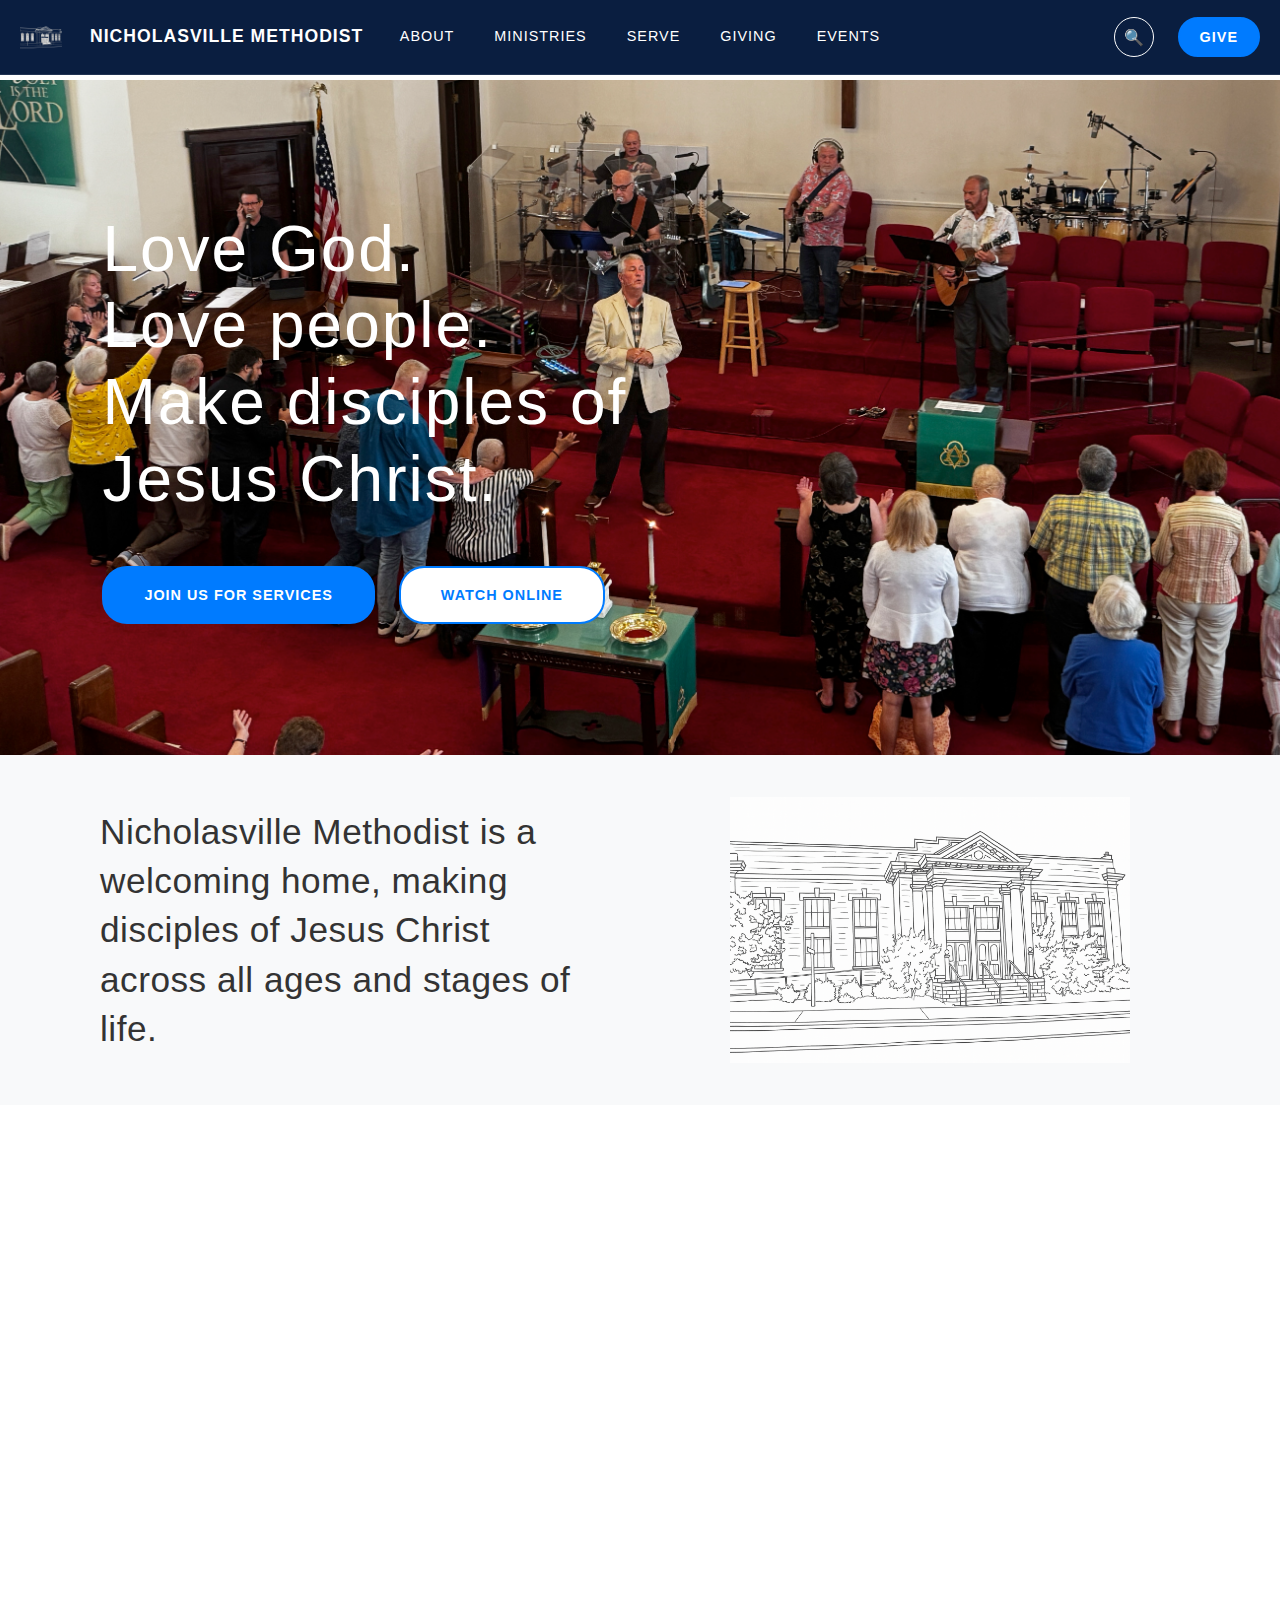
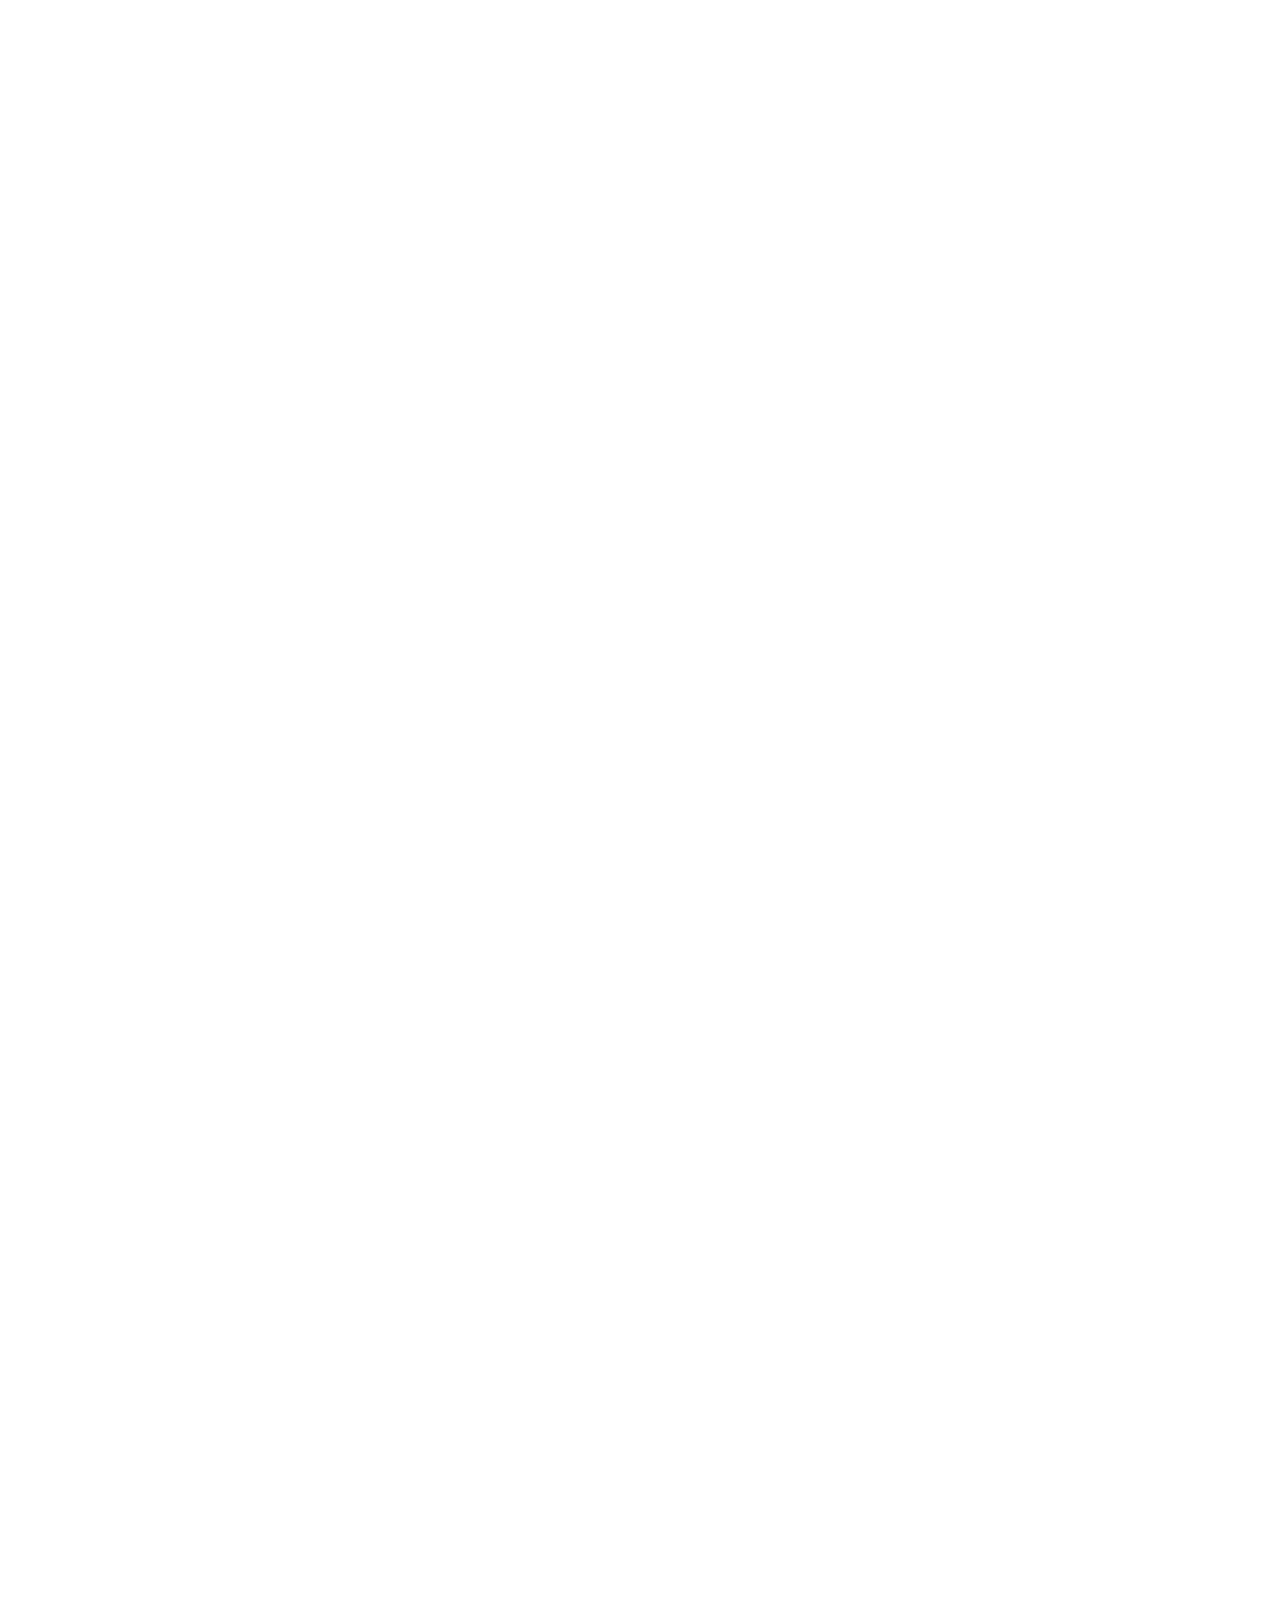
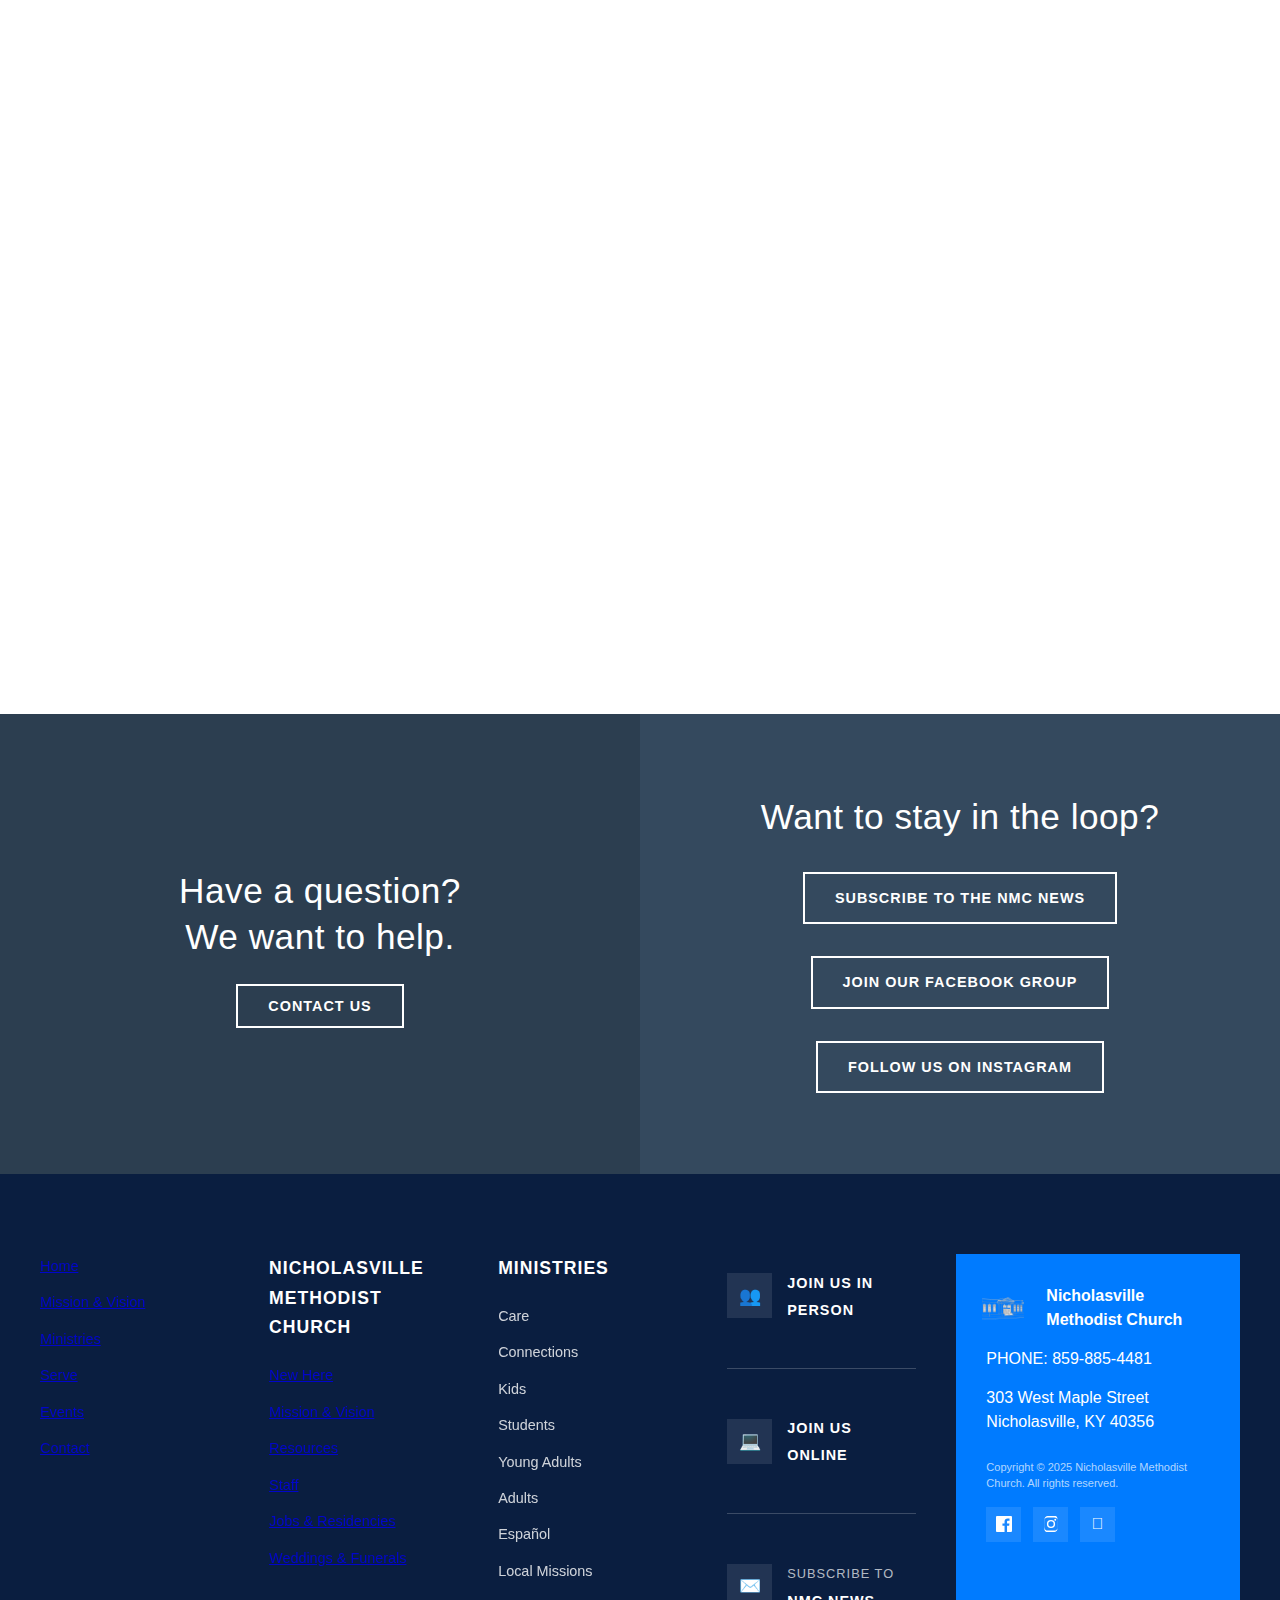
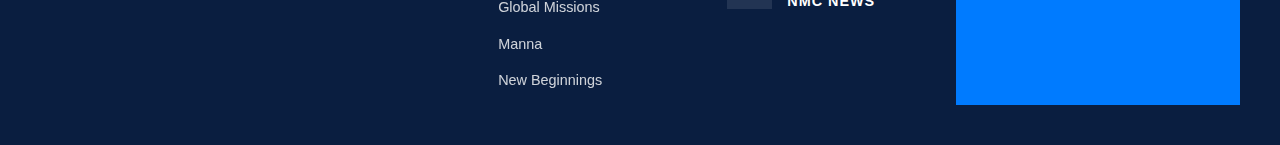
<file: index.html>
<!DOCTYPE html>
<html lang="en">

<head>
    <meta charset="UTF-8" />
    <meta name="viewport" content="width=device-width, initial-scale=1.0" />
    <title>Nicholasville Methodist Church</title>
    <link rel="stylesheet" href="css/style.css" />
</head>

<body>
    <nav class="main-nav">
        <div class="nav-inner">
            <div class="nav-logo">
                <img src="images/NMC_Transparent.png" alt="Nicholasville Methodist Church"
                    style="height:28px;vertical-align:middle;margin-right:1.25rem;" />
                Nicholasville Methodist
            </div>
            <div class="nav-links">
                <a href="#" class="nav-link" data-menu="about">About</a>
                <a href="#" class="nav-link" data-menu="ministries">Ministries</a>
                <a href="#" class="nav-link" data-menu="serve">Serve</a>
                <a href="#" class="nav-link" data-menu="giving">Giving</a>
                <a href="#" class="nav-link" data-menu="events">Events</a>
            </div>
            <div class="nav-actions">
                <button class="nav-search" aria-label="Search">&#128269;</button>
                <button class="nav-give">Give</button>
            </div>
        </div>
        <div class="nav-menu-overlay" id="navMenuOverlay">
            <div class="nav-menu-content" id="navMenuContent">
                <!-- Dynamic menu content will be injected here -->
            </div>
        </div>
    </nav>

    <header class="hero-header">
        <div class="hero-bg"></div>
        <div class="hero-overlay">
            <h1 class="hero-title">Love God.
                <br>Love people.
                <br>Make disciples of Jesus Christ.
            </h1>
            <div class="cta-buttons">
                <a href="#">Join Us For Services</a>
                <a href="https://www.youtube.com/@nmckytech" target="_blank" rel="noopener">Watch Online</a>
            </div>
        </div>
    </header>

    <!-- Welcome Banner Section -->
    <section class="welcome-banner-section content-section">
        <div class="section-container">
            <div class="welcome-banner-container">
                <div class="welcome-banner-inner">
                    <div class="welcome-banner-text">
                        <span>Nicholasville Methodist is a welcoming home, making disciples of Jesus Christ across all
                            ages and stages of life.</span>
                    </div>
                    <div class="welcome-banner-image">
                        <img src="images/NMC_Line_drawing.png" alt="Nicholasville Methodist Church Line Drawing" />
                    </div>
                </div>
            </div>
        </div>
    </section>

    <!-- Rotating Banner/Carousel Section -->
    <section class="banner-carousel content-section">
        <div class="section-container">
            <div class="swiper-container">
                <div class="swiper-wrapper">
                    <!-- Slide 1: Shows Rotation 1 & 2 -->
                    <div class="swiper-slide">
                        <div class="slide-content">
                            <div class="carousel-item">
                                <img src="images/Rotation1.jpg" alt="TVC Fall Semester" class="carousel-img" />
                            </div>
                            <div class="carousel-item">
                                <img src="images/Rotation2.jpg" alt="Loving our neighbors like Christ"
                                    class="carousel-img" />
                            </div>
                        </div>
                    </div>

                    <!-- Slide 2: Shows Rotation 3 & 4 -->
                    <div class="swiper-slide">
                        <div class="slide-content">
                            <div class="carousel-item">
                                <img src="images/Rotation3.jpg" alt="Rotation 3" class="carousel-img" />
                            </div>
                            <div class="carousel-item">
                                <img src="images/Rotation4.jpg" alt="Rotation 4" class="carousel-img" />
                            </div>
                        </div>
                    </div>
                </div>

                <!-- Navigation buttons -->
                <div class="swiper-button-prev" tabindex="0" role="button" aria-label="Previous slide"></div>
                <div class="swiper-button-next" tabindex="0" role="button" aria-label="Next slide"></div>

                <!-- Pagination dots -->
                <div class="swiper-pagination"></div>
            </div>
        </div>
    </section>

    <!-- Feature Blocks Section -->
    <section class="content-blocks content-section">
        <div class="section-container">
            <h2>Connect with us</h2>
            <div class="feature-blocks-row">
                <div class="feature-block newhere">
                    <div class="feature-content">
                        <h2>New Here?</h2>
                        <p>Learn who we are and what we believe</p>
                        <a href="#" class="feature-link">Learn More</a>
                    </div>
                </div>
                <div class="feature-block events">
                    <div class="feature-content">
                        <h2>Upcoming Events</h2>
                        <p>Explore your identity, belonging, and purpose in a group or class.</p>
                        <a href="#" class="feature-link">Browse Events</a>
                    </div>
                </div>
                <div class="feature-block serve">
                    <div class="feature-content">
                        <h2>Serve with Us</h2>
                        <p>Use your gifts to serve and disciple those around you</p>
                        <a href="#" class="feature-link">Get Involved</a>
                    </div>
                </div>
                <div class="feature-block prayer">
                    <div class="feature-content">
                        <h2>Prayer & Care</h2>
                        <p>Need prayer or support? We can help.</p>
                        <a href="#" class="feature-link">Request Prayer</a>
                    </div>
                </div>
            </div>
        </div>
    </section>

    <!-- Weekly Bulletin Section -->
    <section class="weekly-bulletin-section content-section">
        <div class="section-container">
            <div class="weekly-bulletin-container">
                <div class="weekly-bulletin-content">
                    <h2 class="weekly-bulletin-title">Weekly Bulletin</h2>
                    <div class="weekly-bulletin-desc">Key announcements and updates from NMC</div>
                </div>
                <img src="images/bulletin.png" alt="Weekly Bulletin" class="weekly-bulletin-svg" />
            </div>
        </div>
    </section>

    <!-- Sermon Section -->
    <section class="sermon content-section">
        <div class="sermon-container">
            <div class="sermon-flex">
                <section class="sermon-main">
                    <header class="sermon-header">
                        <h2 class="sermon-title">Latest Sermon</h2>
                        <a href="https://www.youtube.com/@nmckytech" target="_blank" rel="noopener"
                            class="sermon-link">View All Sermons</a>
                    </header>
                    <div class="sermon-inner-flex">
                        <div class="sermon-image-wrapper">
                            <img src="images/Pastor_Tim.jpg" alt="Latest Sermon" class="sermon-image" />
                        </div>
                        <aside class="sermon-quote">
                            <div class="sermon-quote-mark">&#10077;</div>
                            <blockquote class="sermon-quote-text">Heaven Has No Walls, Fences, or Doctrines. It Only Has
                                Blood Bought, Blood Washed, Redeemed Souls!</blockquote>
                            <footer class="sermon-quote-ref">1 Timothy 2:1-6 and John 10:7-18</footer>
                        </aside>
                    </div>
                </section>
            </div>
        </div>
    </section>

    <!-- Two-Column Content Blocks -->
    <section class="content-blocks-section">
        <div class="content-blocks-row">
            <section class="content-block content-block-left">
                <div class="content-block-inner">
                    <h2>Have a question?<br>We want to help.</h2>
                    <a href="mailto:nmckyoffice@gmail.com" class="content-block-btn">Contact Us</a>
                </div>
                <div class="content-block-overlay"></div>
            </section>
            <section class="content-block content-block-right">
                <div class="content-block-inner">
                    <h2>Want to stay in the loop?</h2>
                    <div class="content-block-links">
                        <a href="#" class="content-block-btn">Subscribe to the NMC News</a>
                        <a href="https://www.facebook.com/NichMCKY/" target="_blank" rel="noopener"
                            class="content-block-btn">Join Our Facebook Group</a>
                        <a href="https://www.instagram.com/nicholasvillemethodist/" target="_blank" rel="noopener"
                            class="content-block-btn">Follow Us On Instagram</a>
                    </div>
                </div>
                <div class="content-block-overlay"></div>
            </section>
        </div>
    </section>

    <!-- Footer -->
    <footer class="footer">
        <div class="footer-main">
            <section class="footer-col footer-col-nav">
                <ul class="footer-list">
                    <li><a href="index.html"><strong>Home</strong></a></li>
                    <li><a href="mission-and-vision.html"><strong>Mission & Vision</strong></a></li>
                    <li><a href="#"><strong>Ministries</strong></a></li>
                    <li><a href="#"><strong>Serve</strong></a></li>
                    <li><a href="#"><strong>Events</strong></a></li>
                    <li><a href="#"><strong>Contact</strong></a></li>
                </ul>
            </section>

            <section class="footer-col footer-col-info">
                <div class="footer-title">Nicholasville Methodist Church</div>
                <ul class="footer-list footer-list-info">
                    <li><a href="#">New Here</a></li>
                    <li><a href="mission-and-vision.html">Mission & Vision</a></li>
                    <li><a href="#">Resources</a></li>
                    <li><a href="#">Staff</a></li>
                    <li><a href="#">Jobs & Residencies</a></li>
                    <li><a href="#">Weddings & Funerals</a></li>
                </ul>
            </section>

            <section class="footer-col footer-col-ministry">
                <div class="footer-title">Ministries</div>
                <ul class="footer-list footer-list-ministry">
                    <li>Care</li>
                    <li>Connections</li>
                    <li>Kids</li>
                    <li>Students</li>
                    <li>Young Adults</li>
                    <li>Adults</li>
                    <li>Español</li>
                    <li>Local Missions</li>
                    <li>Global Missions</li>
                    <li>Manna</li>
                    <li>New Beginnings</li>
                </ul>
            </section>

            <section class="footer-col footer-col-join">
                <div class="footer-join-row">
                    <span class="footer-join-icon-square"><span class="footer-join-icon">👥</span></span>
                    <span class="footer-join-label"><span class="footer-join-label-bold">Join us in person</span></span>
                </div>
                <hr class="footer-hr" />
                <div class="footer-join-row">
                    <span class="footer-join-icon-square"><span class="footer-join-icon">💻</span></span>
                    <span class="footer-join-label"><span class="footer-join-label-bold">Join us online</span></span>
                </div>
                <hr class="footer-hr" />
                <div class="footer-join-row">
                    <span class="footer-join-icon-square"><span class="footer-join-icon">✉️</span></span>
                    <span class="footer-join-label">
                        <span class="footer-join-label-sub">Subscribe to</span><br>
                        <span class="footer-join-label-bold">NMC News</span>
                    </span>
                </div>
            </section>

            <section class="footer-col footer-col-contact">
                <div class="footer-contact-row">
                    <span class="footer-contact-logo"><img src="images/NMC_Transparent.png" alt="Nicholasville Methodist Church" style="height:28px;vertical-align:middle;margin-right:0.7rem;" /></span>
                    <span class="footer-contact-title">Nicholasville Methodist Church</span>
                </div>
                <div><strong>PHONE:</strong> 859-885-4481<br /></div>
                <div>303 West Maple Street<br />Nicholasville, KY 40356</div>
                <div class="footer-copyright">Copyright © 2025 Nicholasville Methodist Church. All rights reserved.
                </div>
                <div class="footer-social">
                    <a href="https://www.facebook.com/NichMCKY/" target="_blank" rel="noopener" aria-label="Facebook">
                        <svg xmlns="http://www.w3.org/2000/svg" width="24" height="24" viewBox="0 0 24 24"
                            fill="currentColor">
                            <path
                                d="M22.675 0h-21.35C.595 0 0 .592 0 1.326v21.348C0 23.408.595 24 1.326 24h11.495v-9.294H9.691v-3.622h3.13V8.413c0-3.1 1.893-4.788 4.659-4.788 1.325 0 2.463.099 2.797.143v3.24l-1.918.001c-1.504 0-1.797.715-1.797 1.763v2.313h3.587l-.467 3.622h-3.12V24h6.116C23.405 24 24 23.408 24 22.674V1.326C24 .592 23.405 0 22.675 0" />
                        </svg>
                    </a>
                    <a href="https://www.instagram.com/nicholasvillemethodist/" target="_blank" rel="noopener"
                        aria-label="Instagram">
                        <svg xmlns="http://www.w3.org/2000/svg" width="24" height="24" viewBox="0 0 24 24"
                            fill="currentColor">
                            <path
                                d="M12 2.163c3.204 0 3.584.012 4.85.07 1.366.062 2.633.334 3.608 1.308.974.974 1.246 2.242 1.308 3.608.058 1.266.07 1.646.07 4.85s-.012 3.584-.07 4.85c-.062 1.366-.334 2.633-1.308 3.608-.974.974-2.242 1.246-3.608 1.308-1.266.058-1.646.07-4.85.07s-3.584-.012-4.85-.07c-1.366-.062-2.633-.334-3.608-1.308-.974-.974-1.246-2.242-1.308-3.608C2.175 15.647 2.163 15.267 2.163 12s.012-3.584.07-4.85c.062-1.366.334-2.633 1.308-3.608.974-.974 2.242-1.246 3.608-1.308C8.416 2.175 8.796 2.163 12 2.163zm0-2.163C8.741 0 8.332.013 7.052.072 5.771.131 4.659.396 3.678 1.378c-.982.982-1.247 2.093-1.306 3.374C2.013 5.741 2 6.151 2 12c0 5.849.013 6.259.072 7.548.059 1.281.324 2.392 1.306 3.374.981.982 2.093 1.247 3.374 1.306C8.332 23.987 8.741 24 12 24s3.668-.013 4.948-.072c1.281-.059 2.392-.324 3.374-1.306.982-.982 1.247-2.093 1.306-3.374.059-1.289.072-1.699.072-7.548 0-5.849-.013-6.259-.072-7.548-.059-1.281-.324-2.392-1.306-3.374-.981-.982-2.093-1.247-3.374-1.306C15.668.013 15.259 0 12 0zm0 5.838a6.162 6.162 0 1 0 0 12.324 6.162 6.162 0 0 0 0-12.324zm0 10.162a3.999 3.999 0 1 1 0-7.998 3.999 3.999 0 0 1 0 7.998zm6.406-11.845a1.44 1.44 0 1 0 0 2.881 1.44 1.44 0 0 0 0-2.881z" />
                        </svg>
                    </a>
                    <a href="https://www.youtube.com/@nmckytech" target="_blank" rel="noopener"
                        aria-label="YouTube">&#xf16d;</a>
                </div>
            </section>
        </div>
    </footer>

    <script src="js/script.js"></script>
</body>

</html>
</file>
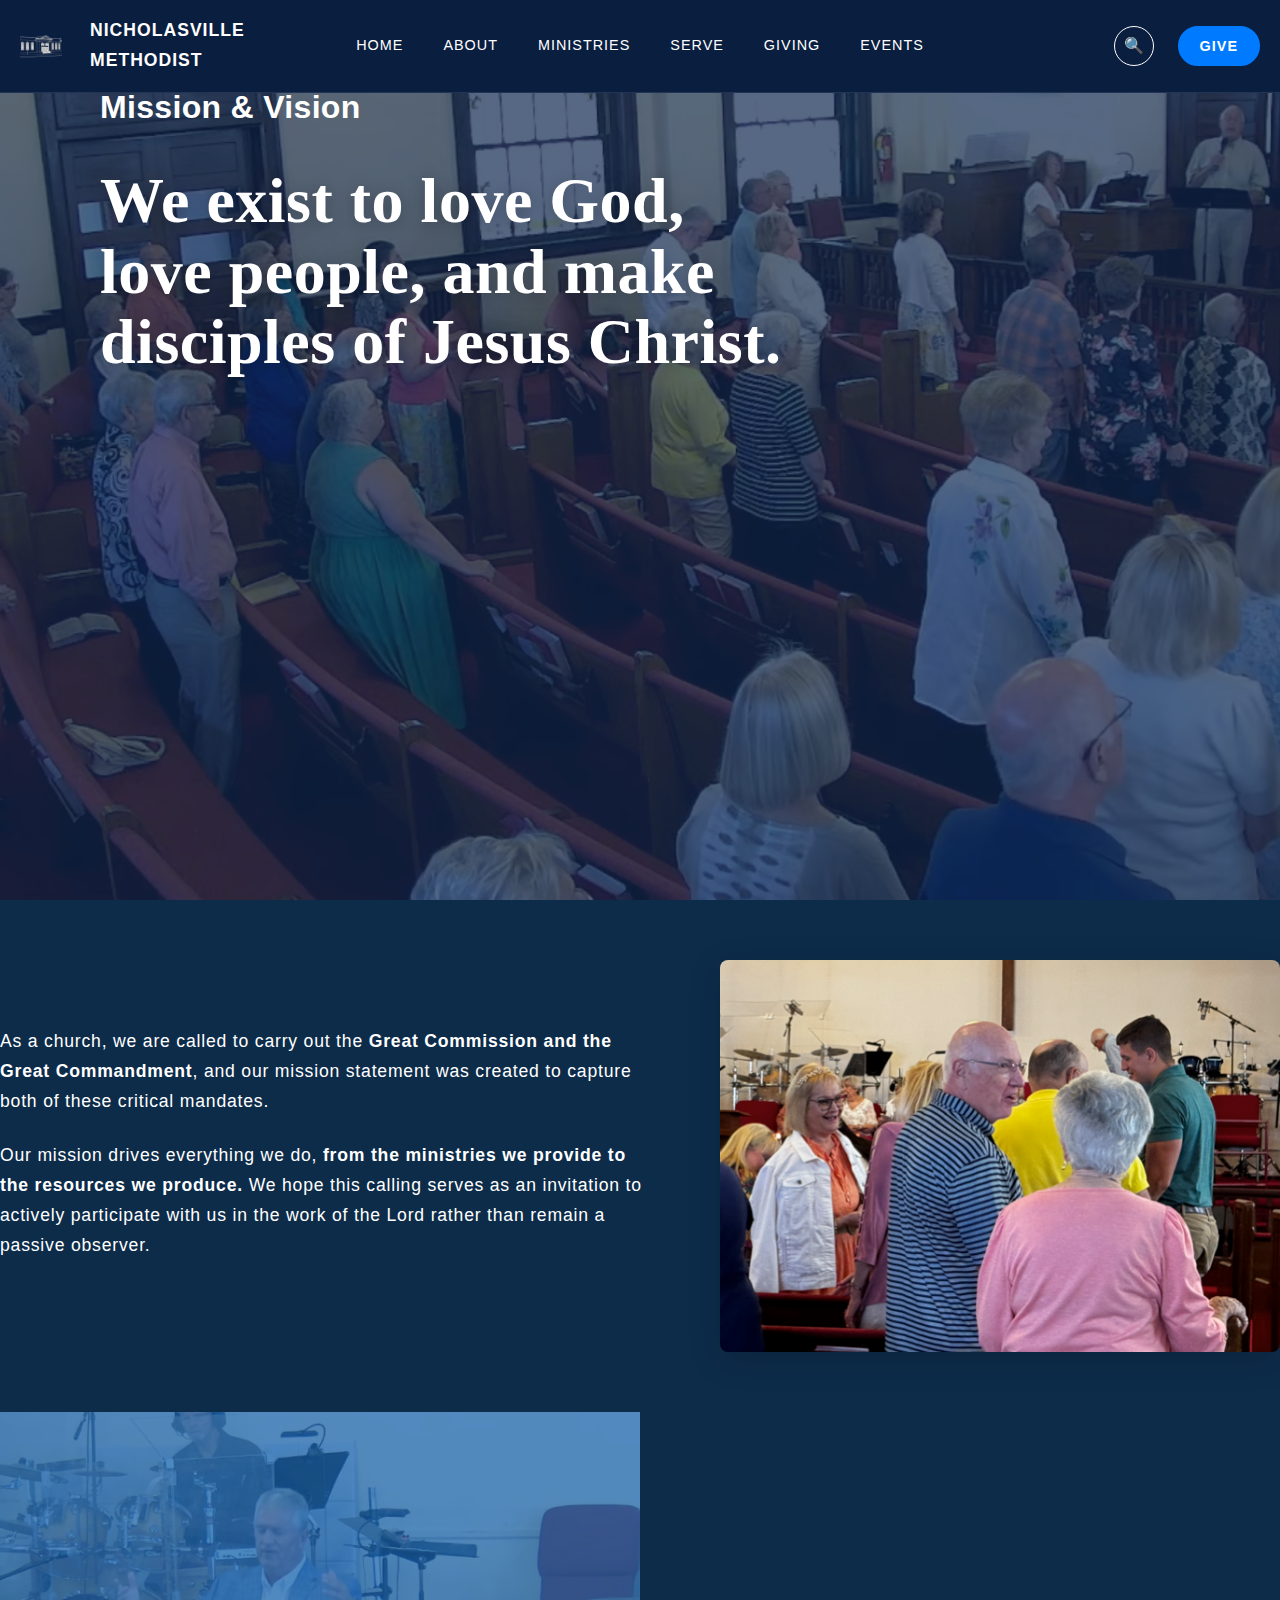
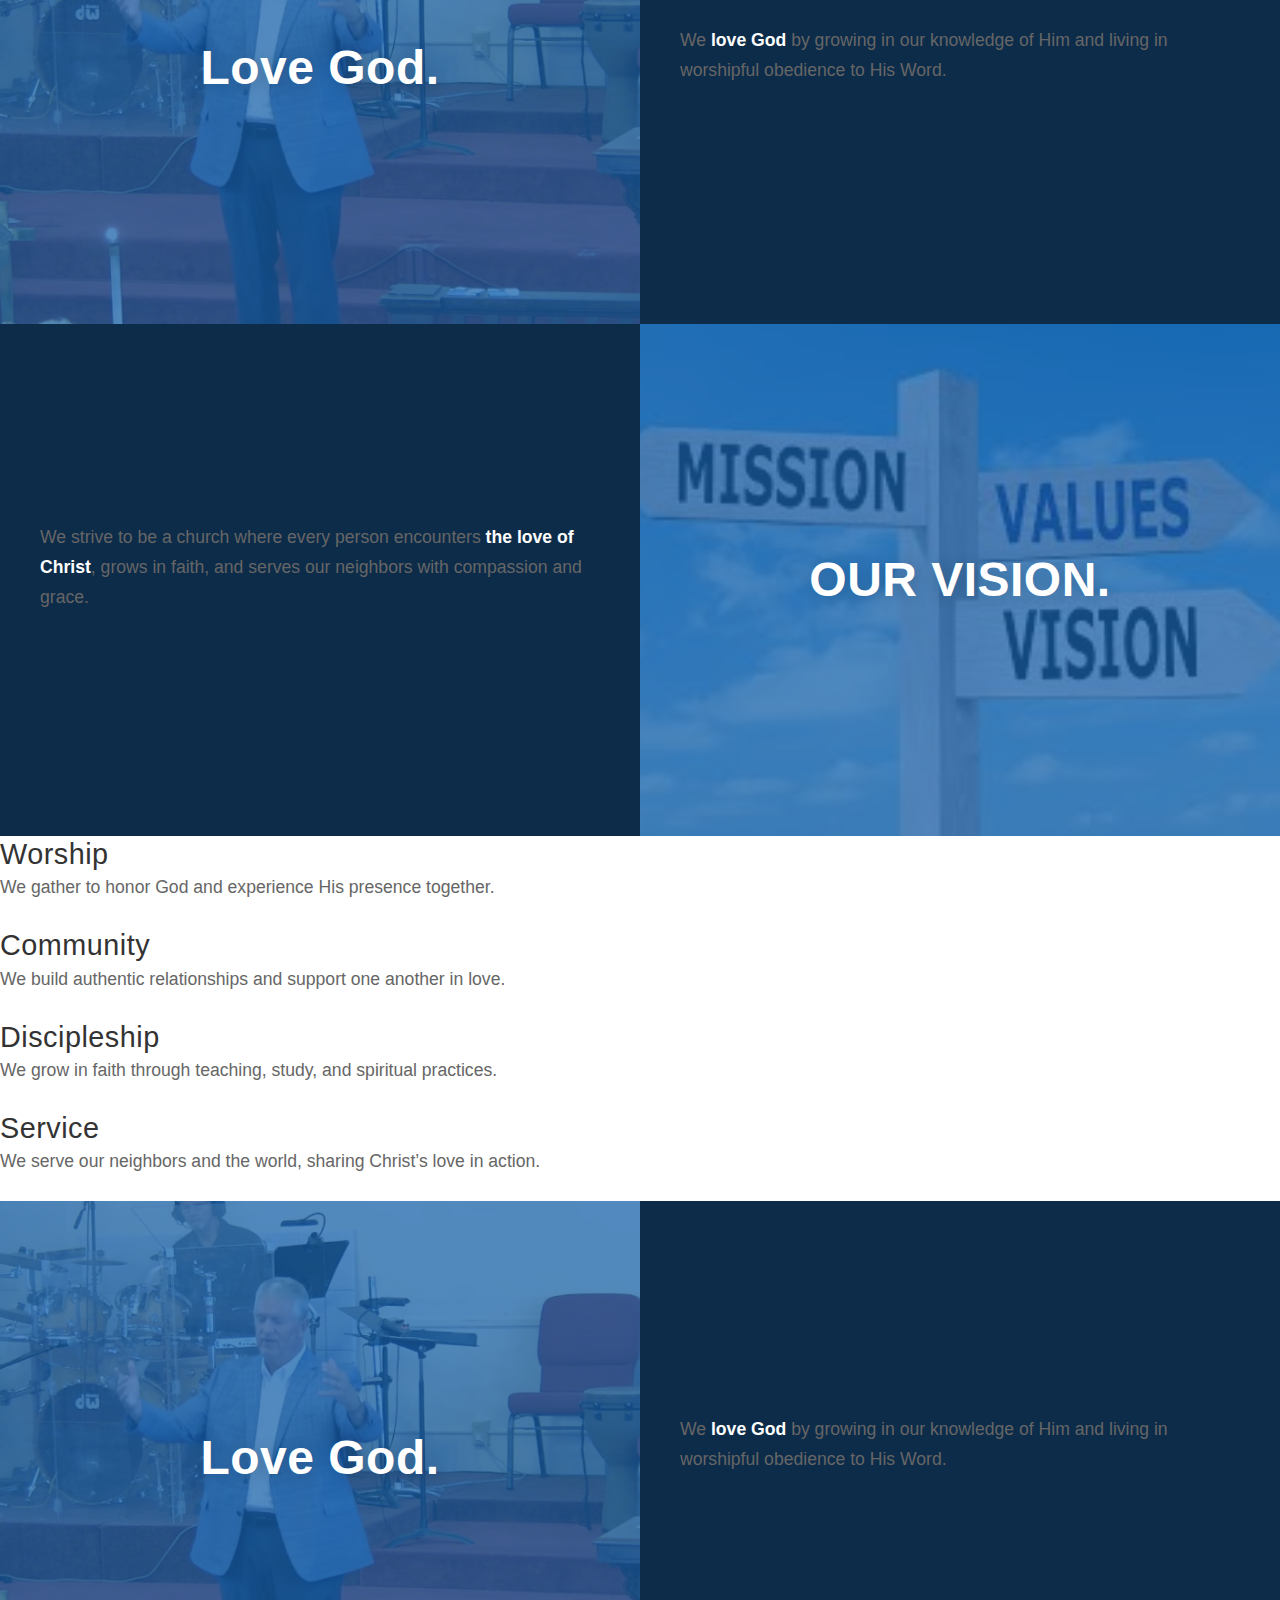
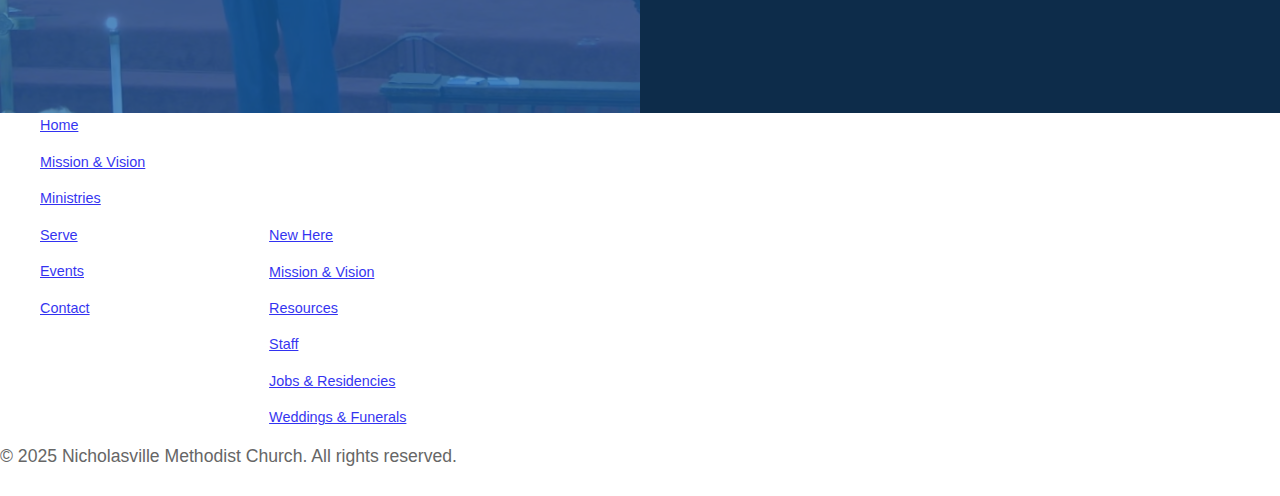
<file: mission-and-vision.html>
<!DOCTYPE html>
<html lang="en">
<head>
    <meta charset="UTF-8">
    <meta name="viewport" content="width=device-width, initial-scale=1.0">
    <title>Mission and Vision | Nicholasville Methodist Church</title>
    <link rel="stylesheet" href="css/style.css">
</head>
<body>
    <nav class="main-nav">
        <div class="nav-inner">
            <div class="nav-logo">
                <img src="images/NMC_Transparent.png" alt="Nicholasville Methodist Church"
                    style="height:28px;vertical-align:middle;margin-right:1.25rem;" />
                Nicholasville Methodist
            </div>
            <div class="nav-links">
                <a href="index.html" class="nav-link">Home</a>
                <a href="#" class="nav-link" data-menu="about">About</a>
                <a href="#" class="nav-link" data-menu="ministries">Ministries</a>
                <a href="#" class="nav-link" data-menu="serve">Serve</a>
                <a href="#" class="nav-link" data-menu="giving">Giving</a>
                <a href="#" class="nav-link" data-menu="events">Events</a>
            </div>
            <div class="nav-actions">
                <button class="nav-search" aria-label="Search">&#128269;</button>
                <button class="nav-give">Give</button>
            </div>
        </div>
        <div class="nav-menu-overlay" id="navMenuOverlay">
            <div class="nav-menu-content" id="navMenuContent">
                <!-- Dynamic menu content will be injected here -->
            </div>
        </div>
    </nav>
    <style>
    .mv-hero-section {
        position: relative;
        width: 100vw;
        min-height: 100vh;
        display: flex;
        align-items: flex-start;
        justify-content: flex-start;
        overflow: hidden;
    }
    .mv-hero-bg {
        position: absolute;
        top: 0; left: 0; width: 100%; height: 100%;
    background: url('images/mission_header.png') center center/cover no-repeat;
        z-index: 1;
    }
    .mv-hero-overlay {
        position: absolute;
        top: 0; left: 0; width: 100%; height: 100%;
        background: rgba(16, 40, 80, 0.7);
        z-index: 2;
    }
    .mv-hero-content {
        position: relative;
        z-index: 3;
        padding: 80px 0 0 100px;
        max-width: 900px;
    }
    .mv-hero-label {
        font-size: 2rem;
        font-weight: 700;
        color: #fff;
        margin-bottom: 2rem;
        letter-spacing: 0.01em;
    }
    .mv-hero-title {
        font-size: 4rem;
        font-weight: 800;
        color: #fff;
        line-height: 1.1;
        margin: 0;
        font-family: 'Georgia', 'Times New Roman', serif;
        text-shadow: 0 2px 16px rgba(0,0,0,0.25);
    }
    @media (max-width: 900px) {
        .mv-hero-content { padding: 60px 0 0 30px; }
        .mv-hero-title { font-size: 2.2rem; }
        .mv-hero-label { font-size: 1.2rem; }
    }
    </style>


    <section class="mv-hero-section">
        <div class="mv-hero-bg"></div>
        <div class="mv-hero-overlay"></div>
        <div class="mv-hero-content">
            <div class="mv-hero-label">Mission & Vision</div>
            <h1 class="mv-hero-title">We exist to love God,<br>love people, and make<br>disciples of Jesus Christ.</h1>
        </div>
    </section>
    <section class="mv-two-col-section">
        <div class="mv-two-col-container">
            <div class="mv-two-col-text">
                <p>As a church, we are called to carry out the <strong>Great Commission and the Great Commandment</strong>,
                    and our mission statement was created to capture both of these critical mandates.</p>
                <p>Our mission drives everything we do, <strong>from the ministries we provide to the resources we
                        produce.</strong> We hope this calling serves as an invitation to actively participate with us in
                    the work of the Lord rather than remain a passive observer.</p>
            </div>
            <div class="mv-two-col-img">
                <img src="images/joy.png" alt="Celebration" />
            </div>
        </div>
    </section>
    <style>
        .mv-two-col-section {
            background: #0d2c4a;
            padding: 60px 0;
            color: #fff;
        }

        .mv-two-col-container {
            display: flex;
            align-items: center;
            justify-content: center;
            max-width: 1400px;
            margin: 0 auto;
            gap: 60px;
            flex-wrap: wrap;
        }

        .mv-two-col-text {
            flex: 1 1 500px;
            font-size: 5rem;
            line-height: 2;
            font-family: 'Inter', Arial, sans-serif;
            font-weight: 400;
            letter-spacing: 0.01em;
            max-width: 700px;
            color: #fff !important;
        }

        .mv-two-col-text,
        .mv-two-col-text *,
        .mv-two-col-text strong {
            color: #fff !important;
        }

        .mv-two-col-text strong {
            font-weight: 700;
        }

        .mv-two-col-img {
            flex: 1 1 400px;
            display: flex;
            align-items: center;
            justify-content: center;
            min-width: 320px;
            max-width: 600px;
        }

        .mv-two-col-img img {
            width: 100%;
            max-width: 600px;
            border-radius: 8px;
            box-shadow: 0 8px 32px rgba(0, 0, 0, 0.18);
            display: block;
        }

        @media (max-width: 1000px) {
            .mv-two-col-container {
                flex-direction: column;
                gap: 30px;
            }

            .mv-two-col-img,
            .mv-two-col-text {
                max-width: 100%;
            }

            .mv-two-col-img img {
                max-width: 100%;
            }
        }
    </style>

    <!-- Love God Section (Two-Column) -->
    <section class="mv-split-section">
        <div class="mv-split-container">
            <div class="mv-split-left">
                <div class="mv-split-img-bg"></div>
                <div class="mv-split-overlay"></div>
                <div class="mv-split-left-content">
                    <span class="mv-split-title">Love God.</span>
                </div>
            </div>
            <div class="mv-split-right">
                <div class="mv-split-right-content">
                    <p>We <strong>love God</strong> by growing in our knowledge of Him and living in worshipful obedience to His Word.</p>
                </div>
            </div>
        </div>
    </section>
    <style>
    .mv-split-section {
        width: 100vw;
        background: none;
        margin: 0;
        padding: 0;
    }
    .mv-split-container {
        display: flex;
        width: 100vw;
        min-height: 500px;
        height: 40vw;
        max-height: 600px;
    }
    .mv-split-left, .mv-split-right {
        flex: 1 1 50%;
        position: relative;
        display: flex;
        align-items: center;
        justify-content: center;
        min-width: 0;
    }
    .mv-split-left {
        overflow: hidden;
        min-height: 350px;
    }
    .mv-split-img-bg {
        position: absolute;
        top: 0; left: 0; width: 100%; height: 100%;
    background: url('images/prayer_care.png') center center/cover no-repeat;
        z-index: 1;
    }
    .mv-split-overlay {
        position: absolute;
        top: 0; left: 0; width: 100%; height: 100%;
        background: rgba(24, 97, 170, 0.75);
        z-index: 2;
    }
    .mv-split-left-content {
        position: relative;
        z-index: 3;
        width: 100%;
        display: flex;
        align-items: center;
        justify-content: center;
        height: 100%;
    }
    .mv-split-title {
        color: #fff;
        font-size: 3rem;
        font-weight: 700;
        text-align: center;
        letter-spacing: 0.01em;
        text-shadow: 0 2px 16px rgba(0,0,0,0.18);
        display: block;
    }
    .mv-split-right {
        background: #0d2c4a;
        min-height: 350px;
        display: flex;
        align-items: center;
        justify-content: center;
    }
    .mv-split-right-content {
        color: #fff;
        font-size: 2rem;
        font-family: 'Inter', Arial, sans-serif;
        font-weight: 400;
        max-width: 600px;
        margin: 0 40px;
        line-height: 1.5;
    }
    .mv-split-right-content strong {
        font-weight: 700;
        color: #fff;
    }
    @media (max-width: 900px) {
        .mv-split-container {
            flex-direction: column;
            height: auto;
            min-height: 0;
            max-height: none;
        }
        .mv-split-left, .mv-split-right {
            min-height: 220px;
            width: 100vw;
        }
        .mv-split-title { font-size: 2rem; }
        .mv-split-right-content { font-size: 1.2rem; margin: 30px 20px; }
    }
    </style>

    <!-- Vision Section (Two-Column) -->
    <section class="vision-split-section">
        <div class="vision-split-container">
            <div class="vision-split-left">
                <div class="vision-split-left-content">
                    <p>We strive to be a church where every person encounters <strong>the love of Christ</strong>, grows in faith, and serves our neighbors
                        with compassion and grace.</p>
                </div>
            </div>
            <div class="vision-split-right">
                <div class="vision-split-img-bg"></div>
                <div class="vision-split-overlay"></div>
                <div class="vision-split-right-content">
                    <span class="vision-split-title">OUR VISION.</span>
                </div>
            </div>

        </div>
    </section>
    <style>
        .vision-split-section {
            width: 100vw;
            background: none;
            margin: 0;
            padding: 0;
        }

        .vision-split-container {
            display: flex;
            width: 100vw;
            min-height: 500px;
            height: 40vw;
            max-height: 600px;
        }

        .vision-split-left,
        .vision-split-right {
            flex: 1 1 50%;
            position: relative;
            display: flex;
            align-items: center;
            justify-content: center;
            min-width: 0;
        }

        .vision-split-right {
            overflow: hidden;
            min-height: 350px;
        }

        .vision-split-img-bg {
            position: absolute;
            top: 0;
            left: 0;
            width: 100%;
            height: 100%;
            background: url('images/vision.jpg') center center/cover no-repeat;
            z-index: 1;
        }

        .vision-split-overlay {
            position: absolute;
            top: 0;
            left: 0;
            width: 100%;
            height: 100%;
            background: rgba(24, 97, 170, 0.75);
            z-index: 2;
        }

        .vision-split-right-content {
            position: relative;
            z-index: 3;
            width: 100%;
            display: flex;
            align-items: center;
            justify-content: center;
            height: 100%;
        }

        .vision-split-title {
            color: #fff;
            font-size: 3rem;
            font-weight: 700;
            text-align: center;
            letter-spacing: 0.01em;
            text-shadow: 0 2px 16px rgba(0, 0, 0, 0.18);
            display: block;
        }

        .vision-split-left {
            background: #0d2c4a;
            min-height: 350px;
            display: flex;
            align-items: center;
            justify-content: center;
        }

        .vision-split-left-content {
            color: #fff;
            font-size: 2rem;
            font-family: 'Inter', Arial, sans-serif;
            font-weight: 400;
            max-width: 600px;
            margin: 0 40px;
            line-height: 1.5;
        }

        .vision-split-left-content strong {
            font-weight: 700;
            color: #fff;
        }

        @media (max-width: 900px) {
            .vision-split-container {
                flex-direction: column;
                height: auto;
                min-height: 0;
                max-height: none;
            }

            .vision-split-left,
            .vision-split-right {
                min-height: 220px;
                width: 100vw;
            }

            .vision-split-title {
                font-size: 2rem;
            }

            .vision-split-left-content {
                font-size: 1.2rem;
                margin: 30px 20px;
            }
        }
    </style>


    <!-- Core Values / Supporting Content -->
    <section class="core-values-section">
        <div class="container core-values-grid">
            <div class="core-value-block">
                <h3>Worship</h3>
                <p>We gather to honor God and experience His presence together.</p>
            </div>
            <div class="core-value-block">
                <h3>Community</h3>
                <p>We build authentic relationships and support one another in love.</p>
            </div>
            <div class="core-value-block">
                <h3>Discipleship</h3>
                <p>We grow in faith through teaching, study, and spiritual practices.</p>
            </div>
            <div class="core-value-block">
                <h3>Service</h3>
                <p>We serve our neighbors and the world, sharing Christ’s love in action.</p>
            </div>
        </div>
    </section>

    <!-- Core Values / Supporting Content -->
    <section class="mv-split-section">
        <div class="mv-split-container">
            <div class="mv-split-left">
                <div class="mv-split-img-bg"></div>
                <div class="mv-split-overlay"></div>
                <div class="mv-split-left-content">
                    <span class="mv-split-title">Love God.</span>
                </div>
            </div>
            <div class="mv-split-right">
                <div class="mv-split-right-content">
                    <p>We <strong>love God</strong> by growing in our knowledge of Him and living in worshipful obedience to
                        His Word.</p>
                </div>
            </div>
        </div>
    </section>
    <style>
        .mv-split-section {
            width: 100vw;
            background: none;
            margin: 0;
            padding: 0;
        }

        .mv-split-container {
            display: flex;
            width: 100vw;
            min-height: 500px;
            height: 40vw;
            max-height: 600px;
        }

        .mv-split-left,
        .mv-split-right {
            flex: 1 1 50%;
            position: relative;
            display: flex;
            align-items: center;
            justify-content: center;
            min-width: 0;
        }

        .mv-split-left {
            overflow: hidden;
            min-height: 350px;
        }

        .mv-split-img-bg {
            position: absolute;
            top: 0;
            left: 0;
            width: 100%;
            height: 100%;
            background: url('images/prayer_care.png') center center/cover no-repeat;
            z-index: 1;
        }

        .mv-split-overlay {
            position: absolute;
            top: 0;
            left: 0;
            width: 100%;
            height: 100%;
            background: rgba(24, 97, 170, 0.75);
            z-index: 2;
        }

        .mv-split-left-content {
            position: relative;
            z-index: 3;
            width: 100%;
            display: flex;
            align-items: center;
            justify-content: center;
            height: 100%;
        }

        .mv-split-title {
            color: #fff;
            font-size: 3rem;
            font-weight: 700;
            text-align: center;
            letter-spacing: 0.01em;
            text-shadow: 0 2px 16px rgba(0, 0, 0, 0.18);
            display: block;
        }

        .mv-split-right {
            background: #0d2c4a;
            min-height: 350px;
            display: flex;
            align-items: center;
            justify-content: center;
        }

        .mv-split-right-content {
            color: #fff;
            font-size: 2rem;
            font-family: 'Inter', Arial, sans-serif;
            font-weight: 400;
            max-width: 600px;
            margin: 0 40px;
            line-height: 1.5;
        }

        .mv-split-right-content strong {
            font-weight: 700;
            color: #fff;
        }

        @media (max-width: 900px) {
            .mv-split-container {
                flex-direction: column;
                height: auto;
                min-height: 0;
                max-height: none;
            }

            .mv-split-left,
            .mv-split-right {
                min-height: 220px;
                width: 100vw;
            }

            .mv-split-title {
                font-size: 2rem;
            }

            .mv-split-right-content {
                font-size: 1.2rem;
                margin: 30px 20px;
            }
        }
    </style>

    <!-- Footer -->
    <footer>
        <div class="footer-main">
            <section class="footer-col footer-col-nav">
                <ul class="footer-list">
                    <li><a href="index.html"><strong>Home</strong></a></li>
                    <li><a href="mission-and-vision.html"><strong>Mission & Vision</strong></a></li>
                    <li><a href="#"><strong>Ministries</strong></a></li>
                    <li><a href="#"><strong>Serve</strong></a></li>
                    <li><a href="#"><strong>Events</strong></a></li>
                    <li><a href="#"><strong>Contact</strong></a></li>
                </ul>
            </section>
            <section class="footer-col footer-col-info">
                <div class="footer-title">Nicholasville Methodist Church</div>
                <ul class="footer-list footer-list-info">
                    <li><a href="#">New Here</a></li>
                    <li><a href="mission-and-vision.html">Mission & Vision</a></li>
                    <li><a href="#">Resources</a></li>
                    <li><a href="#">Staff</a></li>
                    <li><a href="#">Jobs & Residencies</a></li>
                    <li><a href="#">Weddings & Funerals</a></li>
                </ul>
            </section>
            <!-- Add other footer columns as needed, or copy from index.html for full match -->
        </div>
        <div class="container">
            <p>&copy; 2025 Nicholasville Methodist Church. All rights reserved.</p>
        </div>
    </footer>
    <script src="js/script.js"></script>
</body>
</html>
</file>
<file: css/style.css>
.feature-block,
.feature-block h2,
.feature-block p,
.feature-block a,
.feature-block .feature-link {
    color: #fff !important;
}
.feature-block,
.feature-block * {
    color: #fff !important;
}
/* Base Styles */
body {
    font-family: 'Segoe UI', -apple-system, BlinkMacSystemFont, Roboto, sans-serif;
    margin: 0;
    background: #fff;
    color: #333;
    line-height: 1.7;
    font-weight: 300;
}

/* Typography System */
h1,
h2,
h3,
h4,
h5,
h6 {
    font-weight: 300;
    letter-spacing: 0.5px;
    line-height: 1.3;
    margin: 0;
}

h1 {
    font-size: 3.5rem;
}

h2 {
    font-size: 2.5rem;
}

h3 {
    font-size: 1.8rem;
}

p {
    font-size: 1.1rem;
    line-height: 1.7;
    color: #666;
    margin: 0 0 1.5rem 0;
}

/* Main Navigation Styles - Fixed & Minimal */
.main-nav {
    background: #0A1E40 !important;
    color: #333;
    width: 100vw;
    max-width: 100vw;
    margin-left: calc(-50vw + 50%);
    margin-right: calc(-50vw + 50%);
    position: fixed;
    top: 0;
    z-index: 1000;
    backdrop-filter: blur(20px);
    border-bottom: 1px solid rgba(255, 255, 255, 0.1);
    transition: all 0.3s ease;
}

.nav-inner {
    display: grid;
    grid-template-columns: 1fr auto 1fr;
    align-items: center;
    max-width: 1400px;
    margin: 0 auto;
    padding: 1rem 20px;
    width: 100%;
    position: relative;
    box-sizing: border-box;
}

.nav-logo {
    font-size: 1.1rem;
    font-weight: 600;
    display: flex;
    align-items: center;
    gap: 0.5rem;
    color: #ffffff;
    margin-left: 0;
    justify-self: start;
    text-transform: uppercase;
    letter-spacing: 1px;
}

.nav-links {
    display: flex;
    gap: 2.5rem;
    align-items: center;
    justify-content: center;
    justify-self: center;
}

.nav-link {
    color: #ffffff;
    text-decoration: none;
    font-size: 0.9rem;
    font-weight: 400;
    padding: 0.5rem 0;
    border-bottom: 2px solid transparent;
    transition: all 0.3s ease;
    position: relative;
    text-transform: uppercase;
    letter-spacing: 1px;
}

.nav-link.active,
.nav-link:hover {
    color: #007bff;
    border-bottom: 2px solid #007bff;
}

.nav-actions {
    display: flex;
    align-items: center;
    gap: 1.5rem;
    justify-self: end;
}

.nav-search {
    background: transparent;
    color: #ffffff;
    border: 1px solid #ffffff;
    border-radius: 50%;
    width: 40px;
    height: 40px;
    font-size: 1rem;
    display: flex;
    align-items: center;
    justify-content: center;
    cursor: pointer;
    transition: all 0.3s ease;
}

.nav-search:hover {
    background: #007bff;
    color: #fff;
    border-color: #007bff;
}

/* Give Button - Rounded, button with blue background and white text, reverses on hover */
.nav-give {
    background: #007bff;
    color: #fff;
    border: 2px solid #007bff;
    border-radius: 20px;
    padding: 10px 20px;
    font-size: 0.9rem;
    font-weight: 600;
    cursor: pointer;
    transition: all 0.3s ease;
    text-transform: uppercase;
    letter-spacing: 1px;
}

.nav-give:hover {
    background: #fff;
    color: #007bff;
    border-color: #007bff;
    transform: translateY(-1px);
    box-shadow: 0 4px 12px rgba(0, 123, 255, 0.2);
}

.nav-menu-overlay {
    display: none;
    position: absolute;
    left: 0;
    right: 0;
    top: 100%;
    background: rgba(255, 255, 255, 0.98);
    backdrop-filter: blur(20px);
    border-bottom: 1px solid rgba(0, 0, 0, 0.1);
    padding: 40px 40px;
    z-index: 30;
    width: 100vw;
    max-width: 100vw;
    margin-left: calc(-50vw + 50%);
    margin-right: calc(-50vw + 50%);
    animation: fadeInMenu 0.3s ease;
}

.nav-menu-overlay.active {
    display: block;
}

.nav-menu-content {
    display: flex;
    gap: 4rem;
    align-items: flex-start;
    flex-wrap: wrap;
    color: #333;
    font-size: 1rem;
    font-weight: 400;
    max-width: 1400px;
    margin: 0 auto;
}

.nav-menu-group {
    display: flex;
    flex-direction: column;
    gap: 1rem;
    min-width: 200px;
}

.nav-menu-group .nav-menu-title {
    font-weight: 600;
    margin-bottom: 0.5rem;
    text-transform: uppercase;
    letter-spacing: 1px;
    font-size: 0.9rem;
}

.nav-menu-btn {
    background: transparent;
    color: #007bff;
    border: 2px solid #007bff;
    border-radius: 0;
    padding: 12px 25px;
    font-size: 0.9rem;
    font-weight: 600;
    cursor: pointer;
    transition: all 0.3s ease;
    align-self: flex-start;
    text-transform: uppercase;
    letter-spacing: 1px;
}

.nav-menu-btn:hover {
    background: #007bff;
    color: #fff;
}

@keyframes fadeInMenu {
    from {
        opacity: 0;
        transform: translateY(-10px);
    }

    to {
        opacity: 1;
        transform: translateY(0);
    }
}

/* Hero Header Styles - Larger & Cleaner */
.hero-header {
    position: relative;
    width: 100vw;
    max-width: 100vw;
    min-height: 75vh;
    display: flex;
    align-items: center;
    justify-content: flex-start;
    overflow: hidden;
    margin-left: calc(-50vw + 50%);
    margin-right: calc(-50vw + 50%);
    margin-top: 80px;
}

.hero-bg {
    position: absolute;
    inset: 0;
    background: url('../images/NMC_header.jpg') center/cover no-repeat;
    z-index: 1;
    width: 100%;
    height: 100%;
    filter: brightness(1.0) contrast(1.0);
}

.hero-overlay {
    position: relative;
    z-index: 2;
    display: flex;
    flex-direction: column;
    align-items: flex-start;
    justify-content: center;
    height: 100%;
    padding: 6rem 0 6rem 8vw;
    width: 100%;
    max-width: 1400px;
}

.hero-title {
    color: #fff;
    font-size: 4rem;
    font-weight: 200;
    line-height: 1.2;
    margin: 0 0 3rem 0;
    text-align: left;
    letter-spacing: 2px;
    max-width: 700px;
}

/* CTA Buttons - Rounded corners with different color schemes */
.cta-buttons {
    display: flex;
    gap: 1.5rem;
    flex-wrap: wrap;
}

.cta-buttons a {
    padding: 15px 40px;
    border: 2px solid #007bff;
    border-radius: 25px;
    font-size: 0.9rem;
    font-weight: 600;
    text-decoration: none;
    text-transform: uppercase;
    letter-spacing: 1px;
    transition: all 0.3s ease;
    display: inline-block;
}

/* First button: "Join Us For Services" - Blue background, white text initially */
.cta-buttons a:first-child {
    background: #007bff;
    color: #fff;
}

.cta-buttons a:first-child:hover {
    background: #fff;
    color: #007bff;
    transform: translateY(-1px);
    box-shadow: 0 4px 12px rgba(0, 123, 255, 0.2);
}

/* Second button: "Stream Online" - White background, blue text initially (reversed) */
.cta-buttons a:last-child {
    background: #fff;
    color: #007bff;
}

.cta-buttons a:last-child:hover {
    background: #007bff;
    color: #fff;
    transform: translateY(-1px);
    box-shadow: 0 4px 12px rgba(0, 123, 255, 0.2);
}

/* Content Section Base Styles - UPDATED */
.content-section {
    width: 100vw;
    margin-left: calc(-50vw + 50%);
    margin-right: calc(-50vw + 50%);
    padding: 10px 0;
    /* Reduced from 20px to 10px */
}

.section-container {
    max-width: 1400px;
    margin: 0 auto;
    padding: 0 40px;
    box-sizing: border-box;
}

/* Welcome Banner Styles - UPDATED */
.welcome-banner-section {
    background: #f8f9fa;
    padding: 0;
    min-height: 350px; /* Reduced height for a shorter welcome banner */
    display: flex;
    align-items: center;
    /* Reduced from 50px to 40px */
}

.welcome-banner-container {
    background: transparent;
    border-radius: 0;
    max-width: 1400px;
    width: 100%;
    min-height: auto;
    display: flex;
    align-items: center;
    justify-content: center;
    box-sizing: border-box;
    padding: 0 40px;
    gap: 80px;
}

.welcome-banner-inner {
    width: 100%;
    display: flex;
    align-items: center;
    justify-content: space-between;
    gap: 80px;
}

.welcome-banner-text {
    flex: 1;
    display: flex;
    flex-direction: column;
    align-items: flex-start;
    justify-content: center;
    max-width: 600px;
}

.welcome-banner-text span {
    font-size: 2.2rem;
    color: #333;
    font-weight: 300;
    text-align: left;
    line-height: 1.4;
    letter-spacing: 0.5px;
}

.welcome-banner-image {
    flex: 1;
    display: flex;
    align-items: center;
    justify-content: center;
    max-width: 500px;
}

.welcome-banner-image img {
    width: 100%;
    max-width: 400px;
    height: auto;
    display: block;
    opacity: 0.8;
}

/* Banner Carousel Styles - UPDATED */
.banner-carousel {
    background: #fff;
    padding: 15px 0;
    /* Reduced from 25px to 15px */
}

.swiper-container {
    width: 100%;
    max-width: 1400px;
    padding: 0 80px;
    box-sizing: border-box;
    position: relative;
    overflow: hidden;
    min-height: 500px;
    margin: 0 auto;
}

.swiper-wrapper {
    display: flex !important;
    width: 100% !important;
    transition: transform 0.6s cubic-bezier(0.25, 0.46, 0.45, 0.94) !important;
}

.swiper-slide {
    min-width: 100% !important;
    flex-shrink: 0 !important;
    display: flex;
    align-items: center;
    justify-content: center;
    position: relative;
}

.swiper-slide .slide-content {
    display: flex;
    width: 100%;
    max-width: 1200px;
    gap: 40px;
    justify-content: center;
}

.carousel-item {
    flex: 1;
    max-width: 510px;
    border-radius: 0;
    overflow: hidden;
    background: #fff;
    box-shadow: 0 20px 60px rgba(0, 0, 0, 0.1);
    position: relative;
}

.carousel-img {
    width: 510px;
    height: 640px;
    max-width: 100%;
    max-height: 100%;
    object-fit: contain;
    display: block;
    filter: brightness(1.05) contrast(1.02);
}

/* Navigation Buttons - Fixed and Visible */
.swiper-button-prev,
.swiper-button-next {
    position: absolute !important;
    top: 50% !important;
    width: 50px !important;
    height: 50px !important;
    margin-top: -25px !important;
    z-index: 1000 !important;
    cursor: pointer !important;
    background: rgba(0, 123, 255, 0.9) !important;
    border: none !important;
    border-radius: 50% !important;
    display: flex !important;
    align-items: center !important;
    justify-content: center !important;
    font-size: 1.2rem !important;
    color: white !important;
    transition: all 0.3s ease !important;
    user-select: none !important;
}

.swiper-button-prev {
    left: 20px !important;
}

.swiper-button-next {
    right: 20px !important;
}

.swiper-button-prev:hover,
.swiper-button-next:hover {
    background: rgba(0, 123, 255, 1) !important;
    color: #fff !important;
    transform: translateY(-50%) scale(1.1) !important;
}

.swiper-button-prev::before {
    content: "‹" !important;
}

.swiper-button-next::before {
    content: "›" !important;
}

/* Pagination Dots - Fixed and Visible */
.swiper-pagination {
    position: absolute !important;
    bottom: -60px !important;
    left: 50% !important;
    transform: translateX(-50%) !important;
    display: flex !important;
    gap: 10px !important;
    z-index: 1000 !important;
}

.swiper-pagination-bullet {
    width: 30px !important;
    height: 30px !important;
    border-radius: 50% !important;
    border: 2px solid #007bff !important;
    background: white !important;
    color: #007bff !important;
    cursor: pointer !important;
    font-weight: bold !important;
    display: flex !important;
    align-items: center !important;
    justify-content: center !important;
    transition: all 0.3s ease !important;
    font-size: 12px !important;
}

.swiper-pagination-bullet.active {
    background: #007bff !important;
    color: white !important;
}

.swiper-pagination-bullet:hover {
    transform: scale(1.1) !important;
}

/* Feature Blocks - UPDATED */
.content-blocks {
    padding: 25px 0;
    /* Reduced from 25px to 15px */
    background: #f8f9fa;
    width: 100vw;
    max-width: 100vw;
    margin-left: calc(-50vw + 50%) + 24px;
    margin-right: calc(-50vw + 50%) + 24px;
    margin-top: 40px;
    margin-bottom: 75px;
    box-sizing: border-box;
}

.content-blocks h2 {
    text-align: center;
    font-size: 2.5rem;
    font-weight: 300;
    margin-bottom: 75px;
    color: #333;
    letter-spacing: 0.5px;
}

.feature-blocks-row {
    display: grid;
    grid-template-columns: repeat(2, 1fr);
    gap: 20px;
    max-width: 1400px;
    margin: 0 auto;
    padding: 0 40px;
}

.feature-block {
    position: relative;
    background: #333;
    border-radius: 15px;
    overflow: hidden;
    display: flex;
    flex-direction: column;
    justify-content: flex-end;
    align-items: flex-start;
    text-align: left;
    padding: 40px;
    box-shadow: 0 10px 40px rgba(0, 0, 0, 0.15);
    transition: all 0.3s ease;
    cursor: pointer;
    min-height: 300px;
    background-size: cover;
    background-position: center;
    background-repeat: no-repeat;
}

.feature-block:hover {
    background: #242e25 !important; /* custom green shade */
    background-image: none !important;
    transition: background 0.3s cubic-bezier(0.4,0,0.2,1);
}

/* Background images for each block - you'll need to add these images */
.feature-block.newhere {
    background-image: linear-gradient(135deg, rgba(0, 0, 0, 0.4), rgba(0, 0, 0, 0.6)), url('../images/greeting.jpg');
}

.feature-block.events {
    background-image: linear-gradient(135deg, rgba(0, 0, 0, 0.4), rgba(0, 0, 0, 0.6)), url('../images/upcoming_events.jpg');
}

.feature-block.serve {
    background-image: linear-gradient(135deg, rgba(0, 0, 0, 0.4), rgba(0, 0, 0, 0.6)), url('../images/liturgist.jpg');
}

.feature-block.prayer {
    background-image: linear-gradient(135deg, rgba(0, 0, 0, 0.4), rgba(0, 0, 0, 0.6)), url('../images/prayer_care.png');
}

.feature-block:hover {
    background: #4e5e51 !important; /* solid green, matches Bootstrap's success color */
    background-image: none !important;
    transition: background 0.3s cubic-bezier(0.4,0,0.2,1);
}


.feature-link {
    background: rgba(255, 255, 255, 0.2);
    color: #fff;
    border: 2px solid rgba(255, 255, 255, 0.8);
    padding: 12px 24px;
    border-radius: 6px;
    font-size: 0.9rem;
    font-weight: 500;
    text-decoration: none;
    text-transform: uppercase;
    letter-spacing: 0.5px;
    transition: all 0.3s ease;
    backdrop-filter: blur(10px);
    display: inline-block;
}


.feature-link:hover {
    background: rgba(255, 255, 255, 0.9);
    color: #333;
    border-color: rgba(255, 255, 255, 0.9);
}

/* Weekly Bulletin Section - UPDATED */
.weekly-bulletin-section {
    padding: 15px 0;
    /* Reduced from 20px to 15px */
    background: #fff;
}

.weekly-bulletin-container {
    background: #f8f9fa;
    border-radius: 0;
    max-width: 1400px;
    width: 100%;
    min-height: auto;
    display: flex;
    align-items: center;
    justify-content: space-between;
    padding: 20px 20px;
    margin: 0 auto;
    box-sizing: border-box;
    gap: 20px;
}

.weekly-bulletin-content {
    z-index: 2;
    flex: 1;
}

.weekly-bulletin-title {
    font-size: 2.5rem;
    font-weight: 300;
    color: #333;
    margin: 0 0 1rem 0;
    letter-spacing: 0.5px;
}

.weekly-bulletin-desc {
    font-size: 1.2rem;
    color: #666;
    font-weight: 300;
}

.weekly-bulletin-svg {
    flex: 1;
    max-width: 400px;
    height: auto;
    opacity: 0.7;
}

/* Sermon Section - UPDATED */
.sermon {
    padding: 15px 0;
    /* Reduced from 20px to 15px */
    background: #fff;
}

.sermon-container {
    max-width: 1400px;
    margin: 0 auto;
    padding: 0 40px;
}

.sermon-header {
    display: flex;
    justify-content: space-between;
    align-items: center;
    margin-bottom: 80px;
}

.sermon-title {
    font-size: 2.5rem;
    font-weight: 600;
    margin: 0;
    color: #333;
    letter-spacing: 0.5px;
}

.sermon-link {
    background: transparent;
    color: #007bff;
    border: 2px solid #007bff;
    padding: 15px 40px;
    border-radius: 0;
    font-size: 0.9rem;
    font-weight: 400;
    text-decoration: none;
    text-transform: uppercase;
    letter-spacing: 1px;
    transition: all 0.3s ease;
}

.sermon-link:hover {
    background: #007bff;
    color: #fff;
}

.sermon-inner-flex {
    display: flex;
    gap: 24px;
    align-items: stretch;
}

.sermon-image-wrapper {
    flex: 0 0 60%;
}

.sermon-image {
    width: 100%;
    max-width: 640px;
    height: auto;
    max-height: 420px;
    object-fit: contain;
    border-radius: 0;
    box-shadow: 0 20px 60px rgba(0, 0, 0, 0.1);
}

.sermon-quote {
    flex: 0 0 calc(40% - 30px);
    display: flex;
    flex-direction: column;
    justify-content: center;
    padding: 40px;
    background-color: #f8f9fa;
    border-radius: 0;
    position: relative;
}

.sermon-quote-mark {
    font-size: 3rem;
    color: #007bff;
    line-height: 1;
    margin-bottom: 1.5rem;
    font-family: serif;
    opacity: 0.6;
}

.sermon-quote-text {
    font-size: 1.3rem;
    line-height: 1.6;
    font-style: italic;
    margin: 0 0 2rem 0;
    color: #333;
    font-weight: 300;
}

.sermon-quote-ref {
    font-size: 0.9rem;
    font-weight: 600;
    color: #666;
    border-top: 2px solid #007bff;
    padding-top: 1.5rem;
    margin-top: auto;
    text-transform: uppercase;
    letter-spacing: 1px;
}

/* Two-Column Content Blocks - Minimal */
.content-blocks-row {
    display: flex;
    width: 100vw;
    max-width: 100vw;
    margin-left: calc(-50vw + 50%);
    margin-right: calc(-50vw + 50%);
}

.content-block {
    flex: 1;
    min-height: 300px;
    display: flex;
    flex-direction: column;
    justify-content: center;
    align-items: center;
    position: relative;
    padding: 80px 60px;
    overflow: hidden;
    background: #333;
}

.content-block-left {
    background: #2c3e50;
}

.content-block-right {
    background: #34495e;
}

.content-block-inner {
    position: relative;
    z-index: 2;
    text-align: center;
    color: #fff;
    width: 100%;
    max-width: 500px;
}

.content-block-inner h2 {
    font-size: 2.2rem;
    font-weight: 300;
    margin-bottom: 2rem;
    letter-spacing: 0.5px;
}

.content-block-links {
    display: flex;
    flex-direction: column;
    gap: 1rem;
    align-items: center;
}

.content-block-btn {
    background: transparent;
    color: #fff;
    border: 2px solid #fff;
    padding: 12px 30px;
    border-radius: 0;
    font-size: 0.9rem;
    font-weight: 600;
    text-decoration: none;
    text-transform: uppercase;
    letter-spacing: 1px;
    transition: all 0.3s ease;
    margin-top: 1rem;
}

.content-block-btn:first-child {
    margin-top: 0;
}

.content-block-btn:hover {
    background: #fff;
    color: #333;
}

.content-block-overlay {
    display: none;
}

/* Footer Styles - Clean & Minimal */
.footer {
    background-color: #0A1E40;
    color: white;
    padding: 80px 0 40px;
}

.footer-main {
    display: grid;
    grid-template-columns: 1fr 1fr 1fr 1fr 1.5fr;
    gap: 40px;
    max-width: 1400px;
    margin: 0 auto;
    padding: 0 40px;
}

.footer-col-nav .footer-list,
.footer-list-info,
.footer-list-ministry {
    list-style: none;
    padding: 0;
    margin: 0;
}

.footer-col-nav .footer-list li,
.footer-list-info li,
.footer-list-ministry li {
    margin-bottom: 12px;
    font-weight: 300;
    font-size: 0.9rem;
    opacity: 0.8;
    transition: opacity 0.3s ease;
}

.footer-col-nav .footer-list li:hover,
.footer-list-info li:hover,
.footer-list-ministry li:hover {
    opacity: 1;
}

.footer-col-info .footer-title,
.footer-col-ministry .footer-title {
    font-size: 1.1rem;
    font-weight: 600;
    margin-bottom: 20px;
    color: white;
    text-transform: uppercase;
    letter-spacing: 1px;
}

.footer-col-join {
    display: flex;
    flex-direction: column;
    gap: 20px;
}

.footer-join-row {
    display: flex;
    align-items: center;
    gap: 15px;
    padding: 15px 0;
}

.footer-join-icon-square {
    width: 45px;
    height: 45px;
    background-color: rgba(255, 255, 255, 0.1);
    border-radius: 0;
    display: flex;
    align-items: center;
    justify-content: center;
    flex-shrink: 0;
}

.footer-join-icon {
    font-size: 18px;
}

.footer-join-label-bold {
    font-weight: 600;
    font-size: 0.9rem;
    text-transform: uppercase;
    letter-spacing: 1px;
}

.footer-join-label-sub {
    font-size: 0.8rem;
    color: rgba(255, 255, 255, 0.7);
    text-transform: uppercase;
    letter-spacing: 1px;
}

.footer-hr {
    border: none;
    border-top: 1px solid rgba(255, 255, 255, 0.2);
    margin: 10px 0;
}

.footer-col-contact {
    background-color: #007bff;
    padding: 30px;
    border-radius: 0;
    position: relative;
}

.footer-contact-row {
    display: flex;
    align-items: center;
    gap: 15px;
    margin-bottom: 25px;
}

.footer-contact-logo {
    width: 45px;
    height: 45px;
    background-color: transparent;
    border-radius: 0;
    display: flex;
    align-items: center;
    justify-content: center;
    flex-shrink: 0;
}

.footer-contact-logo-inner {
    color: #007bff;
    font-weight: 700;
    font-size: 14px;
}

.footer-contact-title {
    font-weight: 600;
    font-size: 1rem;
}

.footer-col-contact>div {
    margin-bottom: 15px;
    line-height: 1.5;
    font-weight: 300;
}

.footer-copyright {
    font-size: 11px;
    color: rgba(255, 255, 255, 0.7);
    margin-top: 25px;
    margin-bottom: 20px;
}

.footer-social {
    display: flex;
    gap: 12px;
}

.footer-social a {
    color: white;
    text-decoration: none;
    display: flex;
    align-items: center;
    justify-content: center;
    width: 35px;
    height: 35px;
    background-color: rgba(255, 255, 255, 0.1);
    border-radius: 0;
    transition: all 0.3s ease;
}

.footer-social a:hover {
    background-color: rgba(255, 255, 255, 0.2);
    transform: translateY(-2px);
}

.footer-social svg {
    width: 16px;
    height: 16px;
}

/* Responsive Design */
@media (max-width: 1200px) {
    .section-container {
        padding: 0 20px;
    }

    .nav-inner {
        padding: 1rem 30px;
    }

    .hero-overlay {
        padding: 5rem 0 5rem 6vw;
    }

    .hero-title {
        font-size: 3.5rem;
    }
}

@media (max-width: 1024px) {
    .welcome-banner-inner {
        flex-direction: column;
        gap: 50px;
        text-align: center;
    }

    .welcome-banner-text span {
        font-size: 2rem;
        text-align: center;
    }

    .weekly-bulletin-container {
        flex-direction: column;
        gap: 20px;
        text-align: center;
    }

    .feature-blocks-row {
        grid-template-columns: repeat(2, 1fr);
        gap: 15px;
    }

    .feature-block {
        min-height: 280px;
        padding: 35px;
    }

    .feature-block h2 {
        font-size: 1.8rem;
    }

    .footer-main {
        grid-template-columns: 1fr 1fr 1fr;
        gap: 30px;
    }

    .footer-col-contact {
        grid-column: 1 / -1;
    }
}

@media (max-width: 900px) {
    .hero-header {
        min-height: 60vh;
    }

    .hero-title {
        font-size: 2.8rem;
    }

    .hero-overlay {
        padding: 4rem 0 4rem 5vw;
    }

    .nav-inner {
        grid-template-columns: 1fr;
        gap: 1rem;
        text-align: center;
    }

    .nav-links {
        gap: 2rem;
        flex-wrap: wrap;
        justify-content: center;
    }

    .nav-actions {
        justify-self: center;
    }

    /* UPDATED responsive spacing */
    .content-section {
        padding: 8px 0;
        /* Further reduced for mobile */
    }

    .content-blocks,
    .banner-carousel,
    .weekly-bulletin-section,
    .sermon {
        padding: 12px 0;
    }

    .welcome-banner-section {
        padding: 30px 0;
    }

    .sermon-inner-flex {
        flex-direction: column;
        gap: 40px;
    }

    .sermon-image-wrapper,
    .sermon-quote {
        flex: none;
        width: 100%;
    }
}

@media (max-width: 768px) {
    .section-container {
        padding: 0 20px;
    }

    .swiper-container {
        padding: 0 60px !important;
        min-height: 400px !important;
    }

    .swiper-slide .slide-content {
        flex-direction: column;
        gap: 30px;
    }

    .carousel-item {
        max-width: 100%;
        width: 90vw;
    }

    .carousel-img {
        height: 350px;
    }

    .swiper-button-prev,
    .swiper-button-next {
        width: 40px !important;
        height: 40px !important;
        margin-top: -20px !important;
        font-size: 1rem !important;
    }

    .swiper-button-prev {
        left: 10px !important;
    }

    .swiper-button-next {
        right: 10px !important;
    }

    .hero-title {
        font-size: 2.5rem;
    }

    .welcome-banner-text span {
        font-size: 1.8rem;
    }

    .weekly-bulletin-title {
        font-size: 2rem;
    }

    .sermon-title {
        font-size: 2rem;
    }

    .content-block-inner h2 {
        font-size: 1.8rem;
    }

    .feature-blocks-row {
        grid-template-columns: 1fr;
        gap: 20px;
        padding: 0 20px;
    }

    .feature-block {
        min-height: 250px;
        padding: 30px;
    }

    .feature-block h2 {
        font-size: 1.6rem;
    }

    .footer-main {
        grid-template-columns: 1fr 1fr;
        gap: 25px;
    }
}

@media (max-width: 600px) {
    .hero-title {
        font-size: 2.2rem;
        letter-spacing: 1px;
    }

    .cta-buttons {
        flex-direction: column;
        gap: 1rem;
        width: 100%;
    }

    .cta-buttons a {
        width: 100%;
        text-align: center;
        max-width: 300px;
    }

    .nav-links {
        gap: 1.5rem;
        font-size: 0.85rem;
    }

    /* UPDATED responsive spacing */
    .content-section {
        padding: 5px 0;
        /* Minimal spacing on small screens */
    }

    .content-blocks,
    .banner-carousel,
    .weekly-bulletin-section,
    .sermon {
        padding: 10px 0;
    }

    .welcome-banner-section {
        padding: 25px 0;
    }

    .feature-block {
        padding: 40px 30px;
        min-height: 250px;
    }

    .feature-block h2 {
        font-size: 1.5rem;
    }

    .content-blocks-row {
        flex-direction: column;
    }
}

@media (max-width: 480px) {
    .section-container {
        padding: 0 15px;
    }

    .swiper-container {
        padding: 0 50px !important;
        min-height: 350px !important;
    }

    .carousel-img {
        height: 280px;
    }

    .hero-overlay {
        padding: 3rem 0 3rem 4vw;
    }

    .welcome-banner-text span {
        font-size: 1.5rem;
    }

    .weekly-bulletin-container {
        padding: 20px 20px;
    }

    .footer-main {
        grid-template-columns: 1fr;
        gap: 20px;
    }

    .footer {
        padding: 20px 0 20px;
    }
}
</file>
